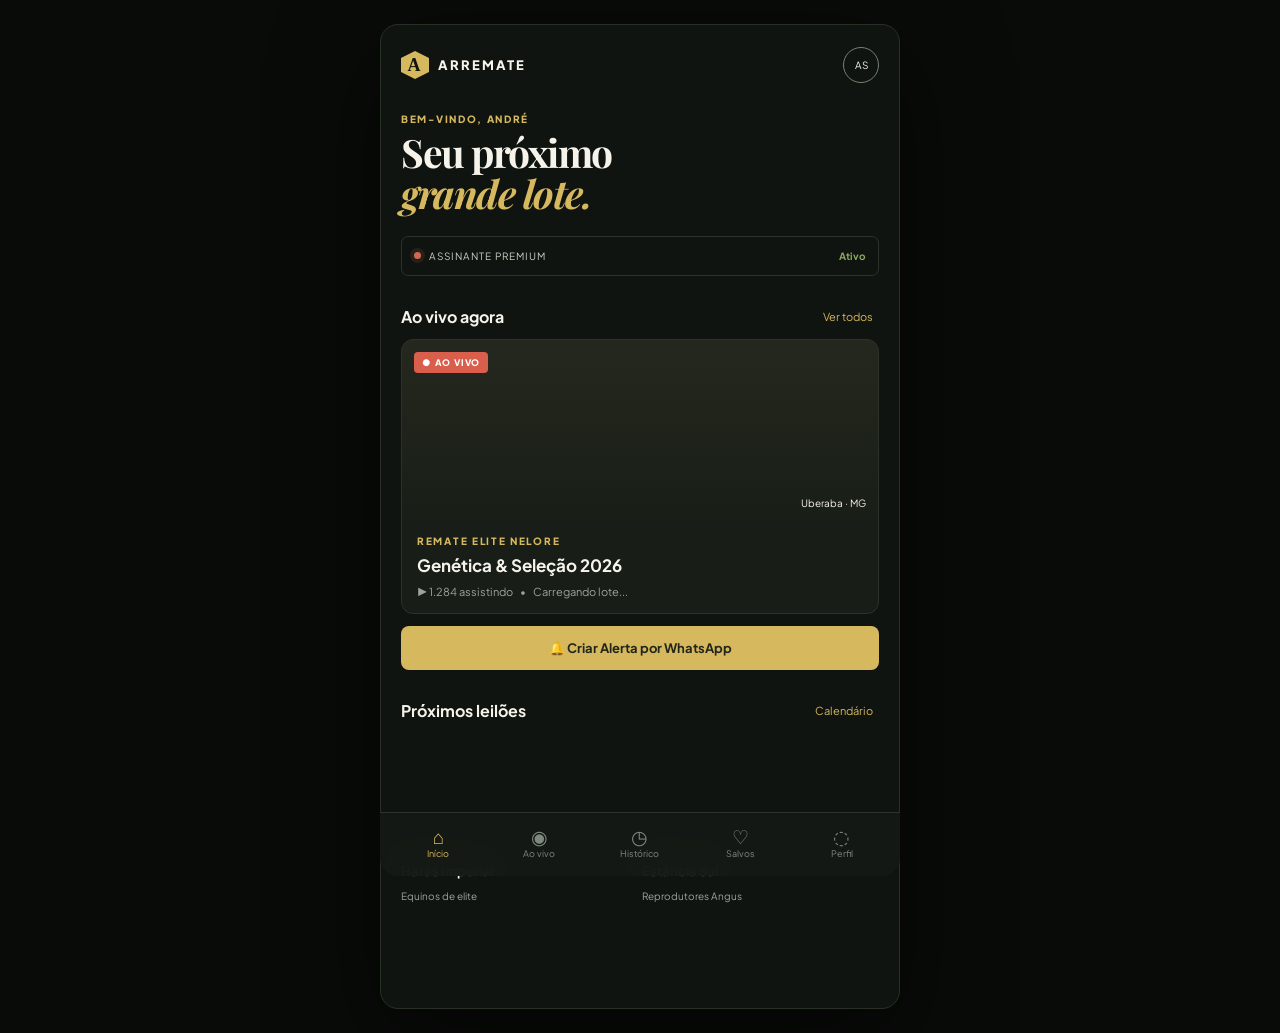
<file: referenced-chatgpt-conversation-this-is-an/app-cliente-mobile/index.html>
<!doctype html>
<html lang="pt-BR">
  <head>
    <meta charset="UTF-8" />
    <meta name="viewport" content="width=device-width, initial-scale=1.0" />
    <meta name="theme-color" content="#101410" />
    <title>Arremate — Leilões premium</title>
    <link rel="stylesheet" href="style.css?v=5.0" />
  </head>
  <body>
    <main class="app-shell">
      <header class="topbar">
        <div class="brand"><span class="brand-mark">A</span><span>ARREMATE</span></div>
        <button class="avatar" aria-label="Abrir perfil">AS</button>
      </header>

      <section class="screen active" data-screen="home">
        <p class="eyebrow">BEM-VINDO, ANDRÉ</p>
        <h1>Seu próximo<br /><em>grande lote.</em></h1>
        <div class="membership"><span class="live-dot"></span><span>ASSINANTE PREMIUM</span><strong>Ativo</strong></div>
        <div class="section-heading"><h2>Ao vivo agora</h2><button data-go="live">Ver todos</button></div>
        <article class="auction-card" data-go="live">
          <div class="auction-image cattle-image"><span class="live-badge">● AO VIVO</span><div class="image-shade"></div><span class="auction-place">Uberaba · MG</span></div>
          <div class="auction-copy"><p>REMATE ELITE NELORE</p><h3>Genética &amp; Seleção 2026</h3><div><span>▶ 1.284 assistindo</span><span>•</span><span id="home-card-lot">Carregando lote...</span></div></div>
        </article>
        <button type="button" class="gold-button full-width create-alert-btn" style="margin-top:12px;">🔔 Criar Alerta por WhatsApp</button>
        <div class="section-heading"><h2>Próximos leilões</h2><button>Calendário</button></div>
        <div class="upcoming-row">
          <article class="mini-auction"><div class="mini-image horse-image"></div><p>23 AGO · 14H</p><h3>Haras Imperial</h3><span>Equinos de elite</span></article>
          <article class="mini-auction"><div class="mini-image farm-image"></div><p>25 AGO · 19H</p><h3>Estância Sul</h3><span>Reprodutores Angus</span></article>
        </div>
      </section>

      <section class="screen" data-screen="live">
        <div class="backline"><button data-go="home">‹ Voltar</button><span class="live-badge">● AO VIVO</span></div>
        <div class="video-container">
          <div class="video-header">
            <span class="auth-badge">TRANSMISSÃO AUTORIZADA</span>
            <button id="change-video-btn" class="text-link-btn">Trocar vídeo ⚙</button>
          </div>
          <div class="video-wrapper">
            <div id="video-placeholder" class="video-placeholder">Carregando transmissão...</div>
            <iframe id="youtube-player" src="" title="Transmissão do Leilão" frameborder="0" allow="accelerometer; autoplay; clipboard-write; encrypted-media; gyroscope; picture-in-picture" allowfullscreen style="display:none;"></iframe>
          </div>
        </div>
        <div class="auction-title"><div><p>REMATE ELITE NELORE</p><h2>Genética &amp; Seleção 2026</h2></div><button class="icon-button favorite" aria-label="Favoritar">♡</button></div>
        <div class="lot-card">
          <div class="lot-label"><span>LOTE ATUAL</span><strong id="lot-number">047</strong></div>
          <div class="lot-main"><p>VALOR ATUAL</p><h1 id="price">R$ 18.500,00</h1><span class="up-arrow">↑ R$ 500,00 no último lance</span></div>
          <div class="lot-divider"></div>
          <h3 id="description">20 novilhas Nelore prenhes</h3>
          <p class="details">Linhagem selecionada · 24 meses · Fazenda Santa Clara</p>
          <div class="lot-actions"><button class="outline-button" id="alert-button">♢ Criar alerta</button><button class="gold-button" id="save-button">Salvar lote</button></div>
        </div>
        <button id="whatsapp-bid-btn" class="whatsapp-btn floating-bid-btn" style="display:none;">
          <span style="font-size:20px;">💬</span> Dar Lance pelo WhatsApp
        </button>
        <div class="section-heading history-heading"><h2>Movimentação</h2><button data-go="history">Histórico completo</button></div>
        <ol class="timeline">
          <li><span class="time">14:35:21</span><div><strong>R$ 18.500,00</strong><small>Novo lance registrado</small></div></li>
          <li><span class="time">14:35:08</span><div><strong>R$ 18.000,00</strong><small>Atualização de preço</small></div></li>
          <li><span class="time">14:34:32</span><div><strong>Lote 047</strong><small>Lote iniciado</small></div></li>
        </ol>
      </section>

      <section class="screen" data-screen="history">
        <p class="eyebrow">REMATE ELITE NELORE</p><h1>Histórico de<br /><em>lotes.</em></h1>
        <div class="filter-row"><button class="filter active-filter">Todos</button><button class="filter">Arrematados</button><button class="filter">Favoritos</button></div>
        <div id="full-history-list" class="history-list">
          <article><span class="lot-chip">047</span><div><strong>20 novilhas Nelore prenhes</strong><small>Agora · em andamento</small></div><b>R$ 18.500</b></article>
        </div>
      </section>

      <section class="screen" data-screen="favorites">
        <p class="eyebrow">SUA SELEÇÃO</p><h1>Lotes<br /><em>favoritos.</em></h1>
        <article class="saved-card"><div class="saved-image cattle-image"></div><div><span class="live-badge">● AO VIVO</span><h3>Lote 047</h3><p>20 novilhas Nelore prenhes</p><strong>R$ 18.500,00</strong></div></article>
        <div class="empty-note">Você receberá avisos quando houver novo lance nos lotes salvos.</div>
      </section>

      <section class="screen" data-screen="profile">
        <div class="profile-hero"><span class="profile-avatar">AS</span><div><p>ASSINANTE PREMIUM</p><h2>André Silva</h2><span>Plano ativo</span></div></div>
        <div class="profile-menu"><button>Minha assinatura <span>›</span></button><button>Notificações <span>›</span></button><button>Central de ajuda <span>›</span></button><button>Termos e privacidade <span>›</span></button></div>
      </section>

      <nav class="bottom-nav">
        <button class="nav-item active" data-go="home"><span>⌂</span>Início</button>
        <button class="nav-item" data-go="live"><span>◉</span>Ao vivo</button>
        <button class="nav-item" data-go="history"><span>◷</span>Histórico</button>
        <button class="nav-item" data-go="favorites"><span>♡</span>Salvos</button>
        <button class="nav-item" data-go="profile"><span>◌</span>Perfil</button>
      </nav>
    </main>
    <!-- Modal de Alerta de Palavras-Chave -->
    <div id="alert-modal" class="modal-overlay" style="display:none;">
      <div class="modal-card">
        <div class="modal-header">
          <h3>🔔 Criar Alerta por WhatsApp</h3>
          <button type="button" id="close-modal-btn" class="close-btn">&times;</button>
        </div>
        <p class="modal-sub">Receba avisos no WhatsApp quando lotes das suas categorias preferidas entrarem em pista.</p>
        
        <label class="modal-label">Categorias do Leilão:</label>
        <div class="keyword-chips">
          <button type="button" class="chip active" data-kw="Novilhas">Novilhas</button>
          <button type="button" class="chip active" data-kw="Nelore">Nelore</button>
          <button type="button" class="chip" data-kw="Machos">Machos</button>
          <button type="button" class="chip" data-kw="Bezerros">Bezerros</button>
          <button type="button" class="chip" data-kw="Matrizes">Matrizes</button>
          <button type="button" class="chip" data-kw="Angus">Angus</button>
          <button type="button" class="chip" data-kw="Equinos">Equinos</button>
        </div>

        <input type="text" id="alert-keywords-input" class="modal-input" placeholder="Ou digite palavras-chave (ex: Novilhas, Nelore)" value="Novilhas, Nelore" />

        <label class="modal-label">Seu WhatsApp (com DDD):</label>
        <input type="tel" id="alert-phone-input" class="modal-input" placeholder="(62) 99999-9999" />

        <div class="modal-actions">
          <button type="button" id="confirm-alert-btn" class="gold-button full-width">Ativar Alerta no WhatsApp</button>
        </div>
      </div>
    </div>

    <div class="toast" role="status"></div>
    <script src="app.js?v=17.0"></script>
  </body>
</html>
</file>
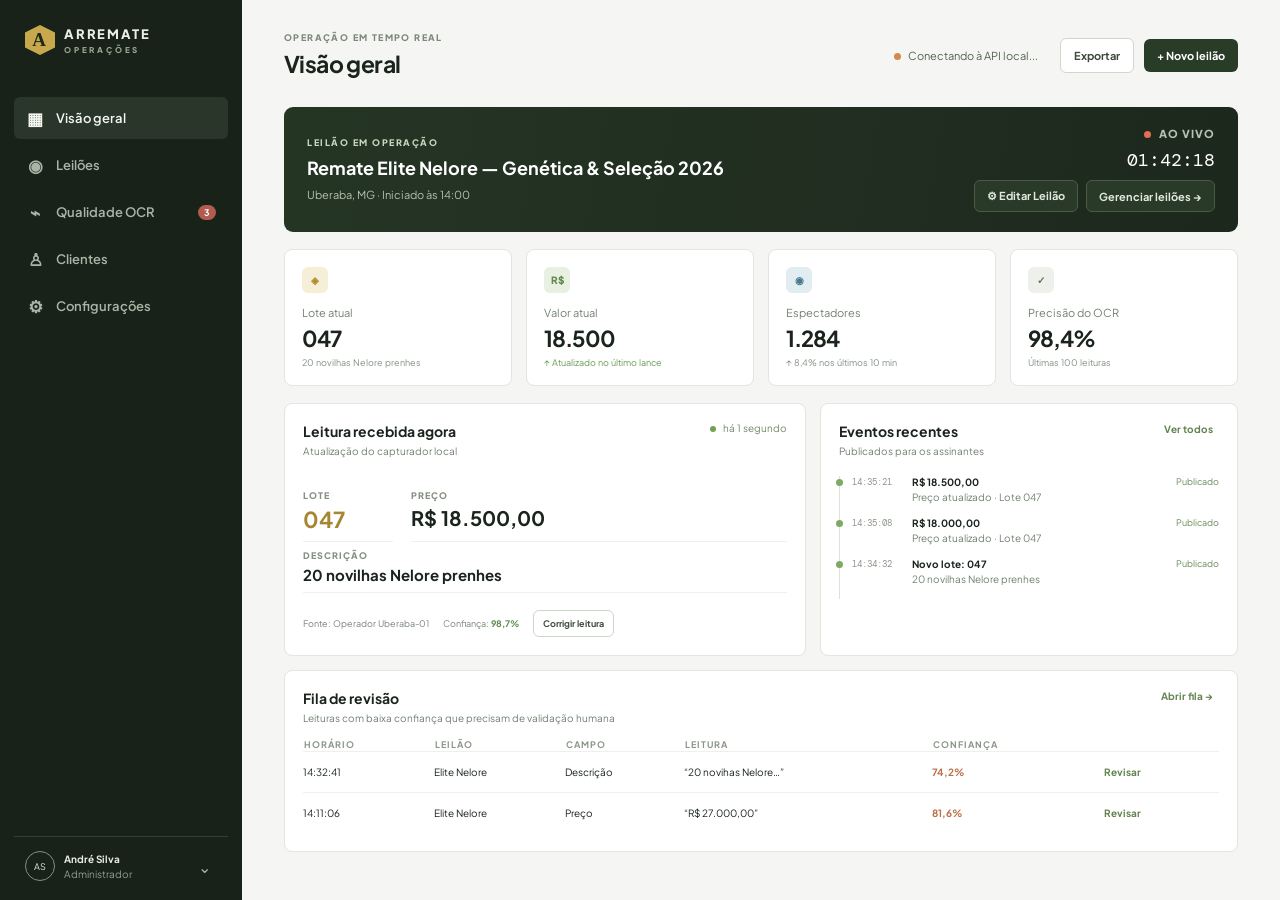
<file: referenced-chatgpt-conversation-this-is-an/painel-administrativo/index.html>
<!doctype html>
<html lang="pt-BR">
  <head>
    <meta charset="UTF-8" />
    <meta name="viewport" content="width=device-width, initial-scale=1.0" />
    <meta http-equiv="Cache-Control" content="no-cache, no-store, must-revalidate" />
    <meta http-equiv="Pragma" content="no-cache" />
    <meta http-equiv="Expires" content="0" />
    <title>Arremate Operações</title>
    <link rel="stylesheet" href="style.css?v=4.0" />
  </head>
  <body>
    <div class="layout">
      <aside class="sidebar">
        <div class="logo"><span>A</span><div>ARREMATE<small>OPERAÇÕES</small></div></div>
        <nav>
          <button class="side-link active" data-page="dashboard"><i>▦</i> Visão geral</button>
          <button class="side-link" data-page="auctions"><i>◉</i> Leilões</button>
          <button class="side-link" data-page="quality"><i>⌁</i> Qualidade OCR <b>3</b></button>
          <button class="side-link" data-page="customers"><i>♙</i> Clientes</button>
          <button class="side-link" data-page="settings"><i>⚙</i> Configurações</button>
        </nav>
        <div class="operator"><span class="operator-avatar">AS</span><div><strong>André Silva</strong><small>Administrador</small></div><button>⌄</button></div>
      </aside>
      <main>
        <header class="header"><div><p class="eyebrow">OPERAÇÃO EM TEMPO REAL</p><h1 id="page-title">Visão geral</h1></div><div class="header-actions"><span class="connection"><i></i> Sistema conectado</span><button class="outline">Exportar</button><button class="primary" id="new-auction">+ Novo leilão</button></div></header>

        <section class="page active" data-page="dashboard">
          <div class="active-auction">
            <div>
              <p>LEILÃO EM OPERAÇÃO</p>
              <h2 id="active-auction-name">Remate Elite Nelore — Genética &amp; Seleção 2026</h2>
              <span id="active-auction-location">Uberaba, MG · Iniciado às 14:00</span>
            </div>
            <div class="active-status">
              <span><i></i> AO VIVO</span>
              <strong>01:42:18</strong>
              <div class="btn-group">
                <button class="outline" id="edit-auction-btn">⚙ Editar Leilão</button>
                <button class="outline" id="manage-auctions-btn">Gerenciar leilões →</button>
              </div>
            </div>
          </div>
          <div class="metrics"><article><span class="metric-icon gold">◈</span><p>Lote atual</p><strong id="metric-lot">047</strong><small id="metric-desc">20 novilhas Nelore prenhes</small></article><article><span class="metric-icon green">R$</span><p>Valor atual</p><strong id="metric-price">18.500</strong><small class="positive">↑ Atualizado no último lance</small></article><article><span class="metric-icon blue">◉</span><p>Espectadores</p><strong>1.284</strong><small>↑ 8,4% nos últimos 10 min</small></article><article><span class="metric-icon gray">✓</span><p>Precisão do OCR</p><strong>98,4%</strong><small>Últimas 100 leituras</small></article></div>
          <div class="split-grid">
            <section class="panel live-reading"><div class="panel-heading"><div><h2>Leitura recebida agora</h2><p>Atualização do capturador local</p></div><span class="fresh"><i></i> há 1 segundo</span></div><div class="reading-grid"><div><span>LOTE</span><strong id="current-lot">047</strong></div><div><span>PREÇO</span><strong id="current-price">R$ 18.500,00</strong></div><div><span>DESCRIÇÃO</span><strong id="current-description">20 novilhas Nelore prenhes</strong></div></div><div class="reading-footer"><span>Fonte: Operador Uberaba-01</span><span>Confiança: <b>98,7%</b></span><button class="outline small" id="correct-reading">Corrigir leitura</button></div></section>
            <section class="panel"><div class="panel-heading"><div><h2>Eventos recentes</h2><p>Publicados para os assinantes</p></div><button class="text-button">Ver todos</button></div><ol class="event-list" id="recent-events-list"><li><time>14:35:21</time><div><strong>R$ 18.500,00</strong><span>Preço atualizado · Lote 047</span></div><em>Publicado</em></li><li><time>14:35:08</time><div><strong>R$ 18.000,00</strong><span>Preço atualizado · Lote 047</span></div><em>Publicado</em></li><li><time>14:34:32</time><div><strong>Novo lote: 047</strong><span>20 novilhas Nelore prenhes</span></div><em>Publicado</em></li></ol></section>
          </div>
          <section class="panel table-panel"><div class="panel-heading"><div><h2>Fila de revisão</h2><p>Leituras com baixa confiança que precisam de validação humana</p></div><button class="text-button" data-page="quality">Abrir fila →</button></div><table><thead><tr><th>HORÁRIO</th><th>LEILÃO</th><th>CAMPO</th><th>LEITURA</th><th>CONFIANÇA</th><th></th></tr></thead><tbody><tr><td>14:32:41</td><td>Elite Nelore</td><td>Descrição</td><td>“20 novihas Nelore…”</td><td><span class="warning">74,2%</span></td><td><button class="review">Revisar</button></td></tr><tr><td>14:11:06</td><td>Elite Nelore</td><td>Preço</td><td>“R$ 27.000,00”</td><td><span class="warning">81,6%</span></td><td><button class="review">Revisar</button></td></tr></tbody></table></section>
        </section>

        <section class="page" data-page="auctions"><div class="section-bar"><div><h2>Leilões Cadastrados</h2><p>Crie, edite a transmissão e selecione o evento em operação.</p></div><button class="primary" id="new-auction-alt">+ Novo leilão</button></div><div class="auction-table panel"><table><thead><tr><th>LEILÃO</th><th>LOCAL</th><th>STATUS</th><th>TRANSMISSÃO YOUTUBE</th><th>AÇÕES</th></tr></thead><tbody id="auctions-tbody"><tr><td colspan="5" style="text-align:center; padding:20px;">Carregando leilões...</td></tr></tbody></table></div></section>

        <section class="page" data-page="quality"><div class="section-bar"><div><h2>Qualidade da leitura</h2><p>Revise leituras incertas antes que elas sejam publicadas.</p></div><span class="counter">3 aguardando revisão</span></div><section class="panel review-card"><div class="capture-preview"><span>FRAME CAPTURADO</span><div class="fake-ocr"><b>LOTE 048</b><strong>R$ 21.000,00</strong><p>25 novilhas Nelore prenhes</p></div></div><div class="review-form"><p class="eyebrow">REVISÃO NECESSÁRIA · 74,2%</p><h2>Confirme os dados do lote</h2><label>Lote<input value="048" /></label><label>Preço<input value="R$ 21.000,00" /></label><label>Descrição<input value="25 novilhas Nelore prenhes" /></label><div><button class="outline" id="skip-review">Ignorar</button><button class="primary" id="approve-review">Aprovar e publicar</button></div></div></section></section>

        <section class="page" data-page="customers">
          <div class="section-bar">
            <div>
              <h2>Gestão de Clientes</h2>
              <p>Cadastre clientes, controle o acesso a leilões e registre pagamentos.</p>
            </div>
            <button class="primary" id="new-customer-btn">+ Novo Cliente</button>
          </div>
          <div class="panel table-panel">
            <table>
              <thead>
                <tr>
                  <th>NOME</th>
                  <th>E-MAIL</th>
                  <th>TELEFONE</th>
                  <th>CPF</th>
                  <th>AÇÕES</th>
                </tr>
              </thead>
              <tbody id="customers-tbody">
                <tr><td colspan="5" style="text-align:center; padding:20px;">Carregando clientes...</td></tr>
              </tbody>
            </table>
          </div>
        </section>

        <section class="page" data-page="settings">
          <div class="section-bar"><div><h2>Configurações &amp; Manutenção</h2><p>Gerenciamento de armazenamento, histórico e preferências operacionais.</p></div></div>
          <div class="settings-grid">
            <section class="panel">
              <h2>Integração de dados</h2>
              <p>O painel está conectado à API em nuvem e ao WebSocket em tempo real.</p>
              <span class="status ready"><i></i> Conectado</span>
            </section>
            
            <section class="panel highlight-panel">
              <h2>💾 Gerenciador de Armazenamento</h2>
              <p>Gerencie a memória e o espaço ocupado por leituras e fotos do leilão.</p>
              <div class="metrics compact" style="margin:12px 0;">
                <article><p>Leituras Registradas</p><strong id="storage-readings-count">...</strong></article>
                <article><p>Espaço Estimado</p><strong id="storage-size-estimate">... MB</strong></article>
              </div>
              <div style="display:flex; gap:10px; margin-top:12px;">
                <button class="outline" id="clear-test-readings-btn">🧹 Limpar Histórico de Testes</button>
              </div>
            </section>
            
            <section class="panel">
              <h2>Equipe de operação</h2>
              <p>Defina quais operadores podem publicar e corrigir leituras em cada leilão.</p>
              <button class="outline">Gerenciar equipe</button>
            </section>
          </div>
        </section>
      </main>
    </div>
    
    <!-- Modal Novo Leilão -->
    <div class="modal-overlay" id="new-auction-modal">
      <div class="modal-box">
        <button class="modal-close-btn" data-close="new-auction-modal">×</button>
        <p class="eyebrow">NOVO EVENTO</p>
        <h2>Cadastrar leilão</h2>
        <label>Nome do leilão</label>
        <input id="auction-name" placeholder="Ex.: Remate Elite Nelore" required />
        <label>Local</label>
        <input id="auction-location" placeholder="Ex.: Uberaba, MG" required />
        <label for="youtube_url">Link da Transmissão (YouTube)</label>
        <input type="url" id="youtube_url" name="youtube_url" placeholder="Ex: https://youtube.com/watch?v=...">
        <small>Cole o link do vídeo ou da live para exibir no app do cliente.</small>
        <div class="form-group">
          <label for="whatsapp_number">Número do WhatsApp (Leiloeiro)</label>
          <input type="text" id="whatsapp_number" name="whatsapp_number" placeholder="Ex: 5511999999999">
          <small>Número com DDI e DDD que receberá as mensagens de lance dos clientes.</small>
        </div>
        <div class="dialog-actions">
          <button class="outline" data-close="new-auction-modal">Cancelar</button>
          <button class="primary" id="save-auction">Criar leilão</button>
        </div>
      </div>
    </div>

    <!-- Modal Editar Leilão Específico -->
    <div class="modal-overlay" id="edit-auction-modal">
      <div class="modal-box">
        <button class="modal-close-btn" data-close="edit-auction-modal">×</button>
        <p class="eyebrow">CONFIGURAÇÃO DO LEILÃO</p>
        <h2>Editar Leilão</h2>
        <input type="hidden" id="edit-auction-id" />
        <label>Nome do leilão</label>
        <input id="edit-name" required />
        <label>Local</label>
        <input id="edit-location" required />
        <label>Status</label>
        <select id="edit-status">
          <option value="live">Ao vivo (Em operação)</option>
          <option value="scheduled">Agendado</option>
          <option value="finished">Encerrado</option>
        </select>
        <label>Link da Transmissão YouTube</label>
        <input id="edit-youtube" placeholder="https://www.youtube.com/watch?v=..." />
        <label>Número do WhatsApp (Leiloeiro)</label>
        <input id="edit-whatsapp" placeholder="Ex: 5511999999999" />
        <div class="dialog-actions">
          <button class="outline" data-close="edit-auction-modal">Cancelar</button>
          <button class="primary" id="save-edit-auction">Salvar Alterações</button>
        </div>
      </div>
    </div>

    <!-- Modal Novo Cliente -->
    <div class="modal-overlay" id="new-customer-modal">
      <div class="modal-box">
        <button class="modal-close-btn" data-close="new-customer-modal">×</button>
        <p class="eyebrow">NOVO CLIENTE</p>
        <h2>Cadastrar Cliente</h2>
        <label>Nome Completo</label>
        <input id="customer-name" placeholder="Ex.: João da Silva" required />
        <span class="error-msg" id="err-customer-name" style="color: #ff4a4a; font-size: 12px; margin-top: -10px; margin-bottom: 10px; display: block;"></span>
        
        <label>E-mail</label>
        <input id="customer-email" type="email" placeholder="joao@email.com" required />
        <small style="display:block; margin-top:-10px; margin-bottom:5px; color:#888;">Usado para o login no aplicativo.</small>
        <span class="error-msg" id="err-customer-email" style="color: #ff4a4a; font-size: 12px; margin-bottom: 10px; display: block;"></span>
        
        <label>CPF</label>
        <input id="customer-cpf" placeholder="000.000.000-00" required />
        <small style="display:block; margin-top:-10px; margin-bottom:5px; color:#888;">Digite apenas números ou no formato completo.</small>
        <span class="error-msg" id="err-customer-cpf" style="color: #ff4a4a; font-size: 12px; margin-bottom: 10px; display: block;"></span>
        
        <label>Telefone (WhatsApp)</label>
        <input id="customer-phone" placeholder="11999999999" />
        <span class="error-msg" id="err-customer-phone" style="color: #ff4a4a; font-size: 12px; margin-top: -10px; margin-bottom: 10px; display: block;"></span>
        
        <label>Senha Inicial</label>
        <input id="customer-password" type="password" placeholder="Senha provisória" required />
        <small style="display:block; margin-top:-10px; margin-bottom:5px; color:#888;">Mínimo de 6 caracteres.</small>
        <span class="error-msg" id="err-customer-password" style="color: #ff4a4a; font-size: 12px; margin-bottom: 10px; display: block;"></span>
        <div class="dialog-actions">
          <button class="outline" data-close="new-customer-modal">Cancelar</button>
          <button class="primary" id="save-customer">Salvar Cliente</button>
        </div>
      </div>
    </div>

    <!-- Modal Editar Cliente -->
    <div class="modal-overlay" id="edit-customer-modal">
      <div class="modal-box">
        <button class="modal-close-btn" data-close="edit-customer-modal">×</button>
        <p class="eyebrow">EDITAR CLIENTE</p>
        <h2>Atualizar Cliente</h2>
        <input type="hidden" id="edit-customer-id" />
        <label>Nome Completo</label>
        <input id="edit-customer-name" placeholder="Ex.: João da Silva" required />
        <span class="error-msg" id="err-edit-customer-name" style="color: #ff4a4a; font-size: 12px; margin-top: -10px; margin-bottom: 10px; display: block;"></span>
        
        <label>E-mail</label>
        <input id="edit-customer-email" type="email" placeholder="joao@email.com" required />
        <span class="error-msg" id="err-edit-customer-email" style="color: #ff4a4a; font-size: 12px; margin-top: -10px; margin-bottom: 10px; display: block;"></span>
        
        <label>CPF</label>
        <input id="edit-customer-cpf" placeholder="000.000.000-00" required />
        <span class="error-msg" id="err-edit-customer-cpf" style="color: #ff4a4a; font-size: 12px; margin-top: -10px; margin-bottom: 10px; display: block;"></span>
        
        <label>Telefone (WhatsApp)</label>
        <input id="edit-customer-phone" placeholder="11999999999" />
        <span class="error-msg" id="err-edit-customer-phone" style="color: #ff4a4a; font-size: 12px; margin-top: -10px; margin-bottom: 10px; display: block;"></span>
        
        <label>Nova Senha (Opcional)</label>
        <input id="edit-customer-password" type="password" placeholder="Deixe em branco para manter a atual" />
        <span class="error-msg" id="err-edit-customer-password" style="color: #ff4a4a; font-size: 12px; margin-top: -10px; margin-bottom: 10px; display: block;"></span>
        
        <div class="dialog-actions">
          <button class="outline" data-close="edit-customer-modal">Cancelar</button>
          <button class="primary" id="update-customer">Atualizar Cliente</button>
        </div>
      </div>
    </div>

    <!-- Modal Ficha do Cliente -->
    <div class="modal-overlay" id="customer-profile-modal">
      <div class="modal-box" style="max-width:600px; width:90%;">
        <button class="modal-close-btn" data-close="customer-profile-modal">×</button>
        <p class="eyebrow">FICHA DO CLIENTE</p>
        <h2 id="profile-name">Nome do Cliente</h2>
        <p style="margin-bottom:20px; color:#a1a1a6;" id="profile-details">email@email.com | CPF: 000.000.000-00</p>
        
        <div class="split-grid" style="grid-template-columns: 1fr 1fr; margin-bottom: 20px;">
          <section class="panel" style="padding:16px;">
            <h3>Acesso a Leilões</h3>
            <div id="profile-access-list" style="margin-top:10px; display:flex; flex-direction:column; gap:8px;">
              Carregando acessos...
            </div>
            <div style="margin-top:16px; display:flex; gap:8px;">
              <select id="profile-add-access-select" style="flex:1;">
                <option value="">Selecione o leilão</option>
              </select>
              <button class="primary small" id="profile-add-access-btn">Liberar</button>
            </div>
          </section>
          
          <section class="panel" style="padding:16px;">
            <h3>Pagamentos</h3>
            <ul id="profile-payments-list" style="margin-top:10px; list-style:none; padding:0; display:flex; flex-direction:column; gap:8px; max-height:150px; overflow-y:auto;">
              Carregando pagamentos...
            </ul>
            <div style="margin-top:16px;">
              <input type="number" id="profile-add-payment-amount" placeholder="Valor R$" style="width:100%; margin-bottom:8px;" />
              <input type="text" id="profile-add-payment-desc" placeholder="Descrição" style="width:100%; margin-bottom:8px;" />
              <button class="primary small" id="profile-add-payment-btn" style="width:100%;">Registrar Pagamento</button>
            </div>
          </section>
        </div>

      </div>
    </div>

    <div class="toast" role="status"></div>
    <script src="app.js?v=5.0"></script>
  </body>
</html>
</file>
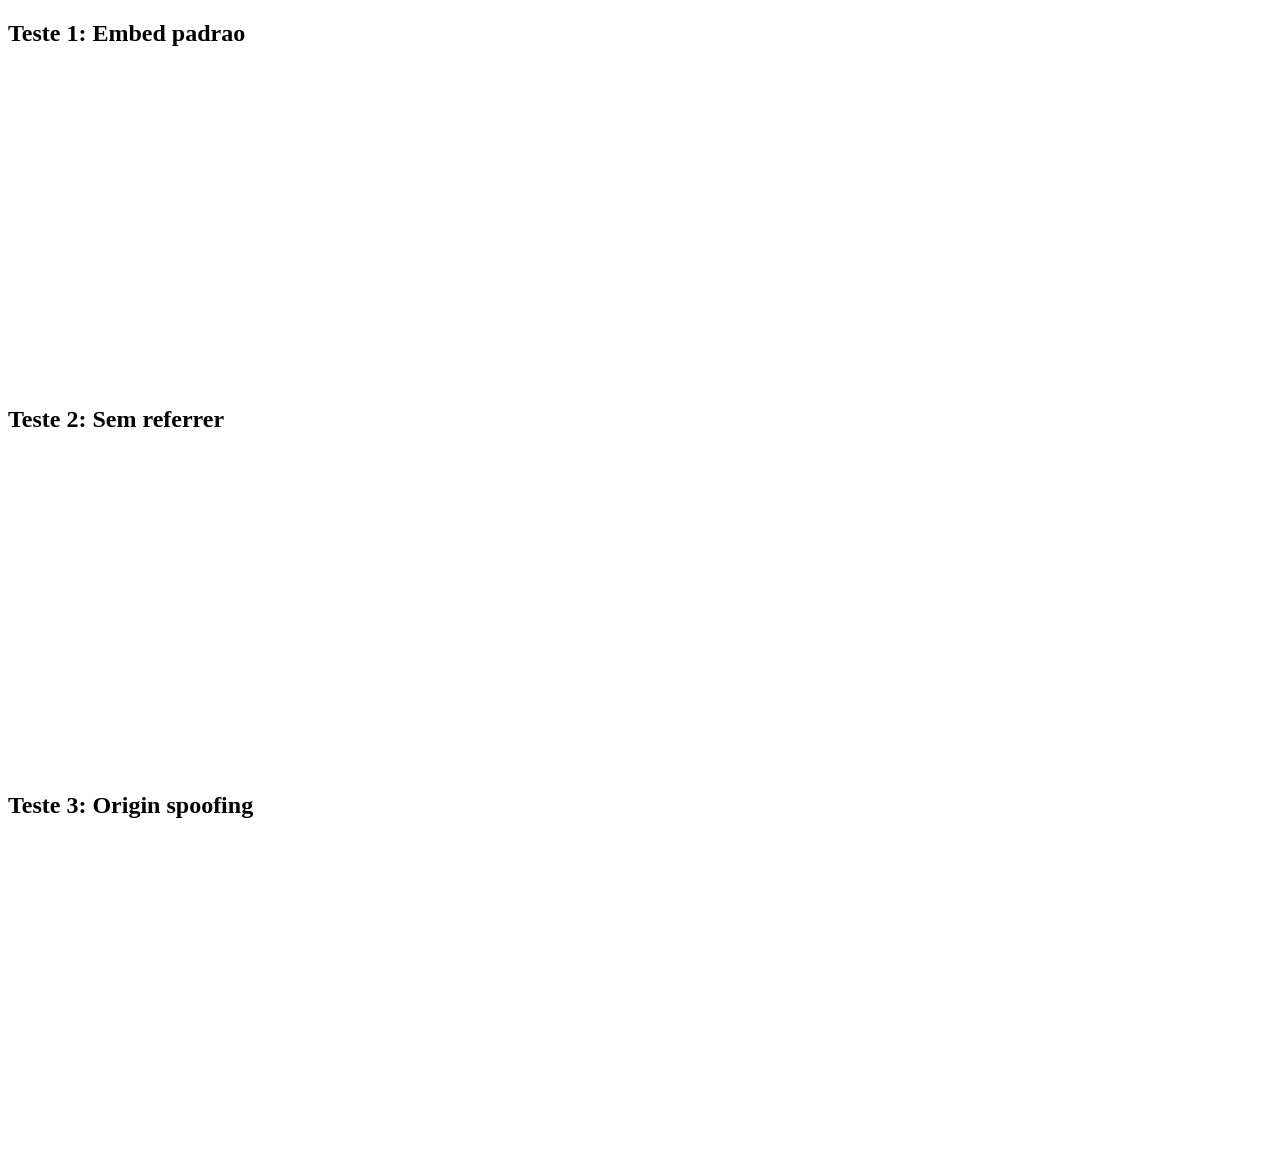
<file: test_yt.html>
<!DOCTYPE html>
<html>
<body>
  <h2>Teste 1: Embed padrao</h2>
  <iframe width="560" height="315" src="https://www.youtube.com/embed/CC9SyIrsFWc" frameborder="0" allowfullscreen></iframe>

  <h2>Teste 2: Sem referrer</h2>
  <iframe width="560" height="315" src="https://www.youtube.com/embed/CC9SyIrsFWc" frameborder="0" referrerpolicy="no-referrer" allowfullscreen></iframe>

  <h2>Teste 3: Origin spoofing</h2>
  <iframe width="560" height="315" src="https://www.youtube.com/embed/CC9SyIrsFWc?origin=https://youtube.com" frameborder="0" allowfullscreen></iframe>
</body>
</html>
</file>
<file: referenced-chatgpt-conversation-this-is-an/app-cliente-mobile/style.css>
@import url('https://fonts.googleapis.com/css2?family=DM+Mono:wght@400;500&family=Playfair+Display:ital,wght@0,600;0,700;1,600&family=Plus+Jakarta+Sans:wght@400;500;600;700;800&display=swap');

:root { --bg:#101410; --surface:#181d18; --line:#2a322a; --soft:#9ba69b; --text:#f5f3ea; --gold:#d6b85e; --green:#89aa61; --red:#db765d; }
* { box-sizing:border-box; } body { margin:0; background:#090b09; color:var(--text); font-family:'Plus Jakarta Sans',sans-serif; } button { font:inherit; color:inherit; border:0; background:none; cursor:pointer; }
.app-shell { min-height:100vh; max-width:520px; margin:auto; background:var(--bg); padding:22px 20px 104px; position:relative; overflow:hidden; }
.topbar { display:flex; justify-content:space-between; align-items:center; margin-bottom:30px; }.brand { display:flex; align-items:center; gap:9px; letter-spacing:2px; font-weight:800; font-size:13px; }.brand-mark { display:grid; place-items:center; width:28px; height:28px; background:var(--gold); color:#12150f; font-family:Georgia; font-weight:700; font-size:18px; clip-path:polygon(50% 0,100% 25%,100% 75%,50% 100%,0 75%,0 25%); }.avatar { width:36px; height:36px; border:1px solid #758470; border-radius:50%; font-size:10px; }
.screen { display:none; animation:fade .25s ease; }.screen.active { display:block; } @keyframes fade { from {opacity:.2; transform:translateY(5px)} to {opacity:1; transform:none} }
.eyebrow, .auction-copy p, .auction-title p, .lot-main p, .profile-hero p { color:var(--gold); font-size:10px; letter-spacing:1.7px; font-weight:800; margin:0 0 7px; }.screen h1 { margin:0 0 22px; font-family:'Playfair Display',serif; font-size:39px; line-height:1.05; letter-spacing:-1.5px; }.screen h1 em { color:var(--gold); }.membership { height:40px; border:1px solid var(--line); border-radius:7px; padding:0 12px; display:flex; align-items:center; gap:8px; color:#c5cec2; font-size:10px; letter-spacing:1px; }.membership strong { margin-left:auto; color:var(--green); letter-spacing:0; }.live-dot { width:7px; height:7px; background:#cf6954; border-radius:50%; box-shadow:0 0 0 4px #cf695421; }
.section-heading { display:flex; align-items:center; justify-content:space-between; margin:30px 0 12px; }.section-heading h2 { font-size:16px; margin:0; }.section-heading button { font-size:11px; color:var(--gold); }.auction-card { background:var(--surface); border:1px solid var(--line); border-radius:12px; overflow:hidden; cursor:pointer; }.auction-image { height:180px; position:relative; }.cattle-image { background:linear-gradient(0deg,#19241544,#c4a96a13), url('https://images.unsplash.com/photo-1545468800-85cc9bc6ecf7?auto=format&fit=crop&w=900&q=80') center/cover; }.horse-image { background:url('https://images.unsplash.com/photo-1553284965-83fd3e82fa5a?auto=format&fit=crop&w=500&q=80') center/cover; }.farm-image { background:url('https://images.unsplash.com/photo-1500595046743-cd271d694d30?auto=format&fit=crop&w=500&q=80') center/cover; }.live-badge { background:#d95f4c; padding:5px 8px; border-radius:4px; color:white; font-size:9px; letter-spacing:.8px; font-weight:800; }.auction-image .live-badge { position:absolute; left:12px; top:12px; }.auction-place { position:absolute; right:12px; bottom:11px; font-size:10px; }.auction-copy { padding:15px; }.auction-copy h3 { margin:0 0 9px; font-size:17px; }.auction-copy div { color:var(--soft); font-size:11px; display:flex; gap:7px; }.upcoming-row { display:flex; gap:12px; overflow:hidden; }.mini-auction { width:48%; flex-shrink:0; }.mini-image { height:105px; border-radius:9px; margin-bottom:10px; }.mini-auction p { color:var(--gold); font-size:9px; letter-spacing:1px; margin:0 0 4px; }.mini-auction h3 { font-size:13px; margin:0 0 4px; }.mini-auction span { color:var(--soft); font-size:10px; }
.backline { display:flex; justify-content:space-between; align-items:center; margin-bottom:15px; }.backline button { color:#cbd0c8; font-size:12px; }
.video-container { background:var(--surface); border:1px solid #323b2f; border-radius:12px; overflow:hidden; box-shadow:0 8px 24px rgba(0,0,0,0.4); margin-bottom:12px; }
.video-header { display:flex; justify-content:space-between; align-items:center; padding:9px 12px; background:#141a13; border-bottom:1px solid #273024; font-size:10px; }
.auth-badge { color:#89aa61; font-weight:700; letter-spacing:1px; font-size:9px; display:flex; align-items:center; gap:6px; }
.auth-badge::before { content:''; display:inline-block; width:6px; height:6px; background:#89aa61; border-radius:50%; box-shadow:0 0 6px #89aa61; }
.text-link-btn { color:var(--gold); font-size:11px; cursor:pointer; opacity:0.85; transition:.2s; }
.text-link-btn:hover { opacity:1; text-decoration:underline; }
.video-wrapper { position:relative; width:100%; padding-top:56.25%; /* 16:9 Aspect Ratio */ background:#050705; }
.video-wrapper iframe { position:absolute; top:0; left:0; width:100%; height:100%; border:none; }
.video-placeholder { position:absolute; top:0; left:0; width:100%; height:100%; display:flex; align-items:center; justify-content:center; text-align:center; color:#7a8a76; font-size:12px; font-weight:600; padding:20px; background:#0a0e0a; letter-spacing:0.3px; }
.video-panel { height:210px; border-radius:12px; position:relative; overflow:hidden; display:flex; flex-direction:column; align-items:center; justify-content:center; }.video-panel:before { content:''; position:absolute; inset:0; background:#1014108a; }.video-panel > * { position:relative; }.play { width:54px; height:54px; padding-left:3px; display:grid; place-items:center; border:1px solid #ffffff8a; border-radius:50%; }.video-panel p { color:#fff; font-size:9px; letter-spacing:1px; margin:12px 0 3px; }.video-panel span { color:#d8ded5; font-size:11px; }.auction-title { display:flex; justify-content:space-between; align-items:center; margin:18px 2px; }.auction-title h2 { margin:0; font-size:18px; }.icon-button { width:38px; height:38px; border:1px solid var(--line); border-radius:50%; font-size:22px; }.lot-card { background:var(--surface); border:1px solid #394434; border-radius:12px; padding:17px; }.lot-label { display:flex; align-items:baseline; justify-content:space-between; }.lot-label span { font-size:10px; letter-spacing:1.5px; color:var(--soft); }.lot-label strong { color:var(--gold); font:600 28px 'Playfair Display'; }.lot-main { padding:13px 0 5px; }.lot-main h1 { margin:0 0 5px; font:700 30px 'Playfair Display'; letter-spacing:-1px; }.up-arrow { color:var(--green); font-size:11px; }.lot-divider { height:1px; background:var(--line); margin:15px 0; }.lot-card h3 { font-size:15px; margin:0 0 6px; }.details { color:var(--soft); font-size:11px; line-height:1.5; margin:0; }.lot-actions { display:flex; gap:10px; margin-top:16px; }.lot-actions button { padding:11px 10px; border-radius:6px; font-weight:700; font-size:11px; flex:1; }.outline-button { border:1px solid #566352; color:#e1e7de; }.gold-button { background:var(--gold); color:#222619; }.history-heading { margin-top:25px; }.timeline { list-style:none; padding:0; margin:0; border-left:1px solid #384036; }.timeline li { display:flex; gap:13px; padding:0 0 16px 14px; position:relative; }.timeline li:before { content:''; position:absolute; left:-4px; top:4px; width:7px; height:7px; border-radius:50%; background:var(--gold); }.time { color:var(--soft); font:10px 'DM Mono'; padding-top:2px; }.timeline strong { display:block; font-size:12px; }.timeline small { color:var(--soft); font-size:10px; }
.filter-row { display:flex; gap:7px; margin-bottom:18px; }.filter { border:1px solid var(--line); border-radius:99px; color:var(--soft); padding:8px 11px; font-size:11px; }.active-filter { color:#202518; background:var(--gold); border-color:var(--gold); }.history-list { display:grid; gap:8px; }.history-list article { padding:13px 10px; border:1px solid var(--line); border-radius:9px; display:grid; grid-template-columns:36px 1fr auto; gap:9px; align-items:center; }.lot-chip { display:grid; place-items:center; width:33px; height:33px; background:#31442d; color:#c9e0aa; border-radius:6px; font-size:11px; font-weight:800; }.lot-chip.muted { background:#292f29; color:#b1b9ad; }.history-list strong { font-size:11px; display:block; line-height:1.3; }.history-list small { color:var(--soft); font-size:9px; }.history-list b { color:var(--gold); font-size:11px; }.saved-card { display:flex; padding:10px; gap:12px; background:var(--surface); border:1px solid var(--line); border-radius:11px; }.saved-image { width:100px; height:123px; flex-shrink:0; border-radius:7px; }.saved-card .live-badge { display:inline-block; font-size:8px; padding:4px 6px; }.saved-card h3 { margin:12px 0 5px; font:700 24px 'Playfair Display'; }.saved-card p { color:var(--soft); font-size:11px; margin:0 0 12px; }.saved-card strong { color:var(--gold); font-size:13px; }.empty-note { margin-top:18px; border-left:2px solid var(--gold); padding:9px 12px; color:#b9c2b6; font-size:11px; line-height:1.6; }.profile-hero { display:flex; align-items:center; gap:14px; padding:10px 0 28px; }.profile-avatar { display:grid; place-items:center; width:64px; height:64px; border:1px solid var(--gold); border-radius:50%; color:var(--gold); font:700 18px 'Playfair Display'; }.profile-hero h2 { margin:0 0 4px; font-size:18px; }.profile-hero span:not(.profile-avatar) { color:var(--green); font-size:11px; }.profile-menu { display:grid; gap:1px; background:var(--line); border-radius:9px; overflow:hidden; }.profile-menu button { padding:17px 14px; background:var(--surface); text-align:left; font-size:12px; display:flex; justify-content:space-between; }.profile-menu span { color:var(--gold); font-size:18px; line-height:12px; }
.bottom-nav { position:fixed; z-index:3; bottom:0; left:50%; transform:translateX(-50%); width:min(520px,100%); display:flex; justify-content:space-around; padding:10px 8px 16px; background:#151a15f5; border-top:1px solid var(--line); backdrop-filter:blur(14px); }.nav-item { color:#7f897d; min-width:58px; font-size:9px; display:grid; gap:4px; justify-items:center; }.nav-item span { font-size:19px; height:20px; }.nav-item.active { color:var(--gold); }.toast { position:fixed; z-index:10; left:50%; bottom:92px; transform:translate(-50%,20px); opacity:0; pointer-events:none; background:#e5ebdd; color:#182015; border-radius:99px; padding:10px 16px; font-size:11px; font-weight:700; transition:.22s ease; white-space:nowrap; }.toast.show { opacity:1; transform:translate(-50%,0); }
@media (min-width:700px) { body { padding:24px; } .app-shell { min-height:calc(100vh - 48px); border:1px solid #283025; border-radius:18px; box-shadow:0 30px 100px #0009; } .bottom-nav { bottom:24px; border-radius:0 0 18px 18px; } }

.floating-bid-btn { position: fixed; bottom: 85px; left: 16px; width: calc(100% - 32px); z-index: 100; box-shadow: 0 4px 16px rgba(37,211,102,0.4); padding:14px; background:#25D366; color:#fff; border:none; border-radius:8px; font-size:16px; font-weight:800; cursor:pointer; align-items:center; justify-content:center; gap:8px; display: none; }

.modal-overlay { position: fixed; inset: 0; background: rgba(0,0,0,0.8); z-index: 1000; display: flex; align-items: center; justify-content: center; padding: 20px; backdrop-filter: blur(6px); }
.modal-card { background: #181d18; border: 1px solid #384238; border-radius: 16px; width: 100%; max-width: 440px; padding: 22px; box-shadow: 0 20px 50px rgba(0,0,0,0.8); animation: modalFade 0.2s ease; }
@keyframes modalFade { from { opacity: 0; transform: scale(0.95); } to { opacity: 1; transform: scale(1); } }
.modal-header { display: flex; justify-content: space-between; align-items: center; margin-bottom: 8px; }
.modal-header h3 { margin: 0; font-size: 17px; color: var(--text); }
.close-btn { font-size: 24px; color: var(--soft); border: 0; background: none; cursor: pointer; padding: 0 4px; }
.modal-sub { color: var(--soft); font-size: 11px; margin: 0 0 16px; line-height: 1.4; }
.modal-label { display: block; font-size: 11px; font-weight: 700; color: var(--gold); margin: 14px 0 8px; letter-spacing: 0.5px; text-transform: uppercase; }
.keyword-chips { display: flex; flex-wrap: wrap; gap: 6px; margin-bottom: 12px; }
.keyword-chips .chip { padding: 6px 12px; border-radius: 20px; border: 1px solid #333d33; background: #101410; color: var(--soft); font-size: 11px; font-weight: 600; cursor: pointer; transition: all 0.2s; }
.keyword-chips .chip.active { background: var(--gold); color: #151a15; border-color: var(--gold); font-weight: 700; }
.modal-input { width: 100%; padding: 12px; background: #101410; border: 1px solid #2e382e; border-radius: 8px; color: #fff; font-size: 13px; margin-bottom: 8px; font-family: inherit; }
.modal-input:focus { outline: none; border-color: var(--gold); }
.full-width { width: 100%; padding: 14px; border-radius: 8px; font-size: 13px; font-weight: 700; border: none; cursor: pointer; margin-top: 10px; }
</file>
<file: referenced-chatgpt-conversation-this-is-an/painel-administrativo/style.css>
@import url('https://fonts.googleapis.com/css2?family=DM+Mono:wght@400;500&family=Plus+Jakarta+Sans:wght@400;500;600;700;800&display=swap');

:root {
  --bg: #f5f6f3;
  --surface: #fff;
  --ink: #1b241c;
  --muted: #728072;
  --line: #e1e6de;
  --green: #668950;
  --deep: #182218;
  --gold: #c9a84d;
  --red: #bb6756;
  --blue: #557c91;
}

* { box-sizing: border-box; }
body { margin: 0; background: var(--bg); color: var(--ink); font: 13px 'Plus Jakarta Sans', sans-serif; }
button, input, select { font: inherit; }
button { cursor: pointer; border: 0; }

.layout { display: grid; grid-template-columns: 242px 1fr; min-height: 100vh; }
.sidebar { position: fixed; display: flex; flex-direction: column; width: 242px; height: 100vh; padding: 25px 14px 16px; background: var(--deep); color: #e8ede6; z-index: 100; }
.logo { display: flex; align-items: center; gap: 9px; margin: 0 11px 42px; font-size: 13px; font-weight: 800; letter-spacing: 1.8px; }
.logo > span { display: grid; place-items: center; width: 30px; height: 30px; background: var(--gold); color: #1d291d; font: 700 19px Georgia; clip-path: polygon(50% 0, 100% 25%, 100% 75%, 50% 100%, 0 75%, 0 25%); }
.logo small { display: block; font-size: 8px; letter-spacing: 2.8px; color: #98a993; margin-top: 3px; }
.sidebar nav { display: grid; gap: 5px; }
.side-link { height: 42px; padding: 0 12px; border-radius: 6px; background: transparent; color: #aab5a7; text-align: left; font-weight: 600; display: flex; align-items: center; gap: 12px; }
.side-link i { font-style: normal; font-size: 17px; width: 18px; text-align: center; }
.side-link b { margin-left: auto; padding: 2px 6px; border-radius: 10px; background: #b15c4f; color: white; font-size: 9px; }
.side-link.active, .side-link:hover { background: #2a3629; color: #f4f7f1; }
.operator { margin-top: auto; padding: 14px 11px 3px; border-top: 1px solid #334032; display: flex; align-items: center; gap: 9px; }
.operator-avatar { display: grid; place-items: center; width: 30px; height: 30px; border: 1px solid #809379; border-radius: 50%; font-size: 9px; }
.operator strong, .operator small { display: block; font-size: 10px; }
.operator small { color: #91a18d; margin-top: 3px; }
.operator button { margin-left: auto; background: none; color: #abb5a7; font-size: 16px; }

main { grid-column: 2; padding: 0 42px 45px; max-width: 1550px; width: 100%; margin: auto; }
.header { height: 104px; display: flex; justify-content: space-between; align-items: center; }
.eyebrow { margin: 0 0 6px; color: #7c8979; font-size: 9px; font-weight: 800; letter-spacing: 1.4px; }
.header h1 { margin: 0; font-size: 23px; letter-spacing: -0.6px; }
.header-actions { display: flex; align-items: center; gap: 10px; }
.connection { color: #526451; font-size: 11px; margin-right: 12px; }
.connection i, .status i, .active-status i, .fresh i { display: inline-block; width: 7px; height: 7px; border-radius: 50%; background: #73a153; margin-right: 5px; }

.outline, .primary { padding: 10px 13px; border-radius: 6px; font-size: 11px; font-weight: 700; cursor: pointer; }
.outline { background: white; border: 1px solid #cfd6cb; color: #3e4c3c; }
.primary { background: #293c27; color: white; border: 0; }

.active-auction { display: flex; justify-content: space-between; align-items: center; min-height: 104px; padding: 20px 23px; border-radius: 9px; background: linear-gradient(100deg, #253524, #1d281d); color: #fff; }
.active-auction p { margin: 0 0 8px; color: #cad7be; font-size: 9px; letter-spacing: 1.5px; font-weight: 800; }
.active-auction h2 { margin: 0 0 7px; font-size: 18px; }
.active-auction > div > span { color: #b6c2b1; font-size: 11px; }

.active-status { text-align: right; display: flex; flex-direction: column; align-items: flex-end; gap: 8px; }
.active-status span { color: #f0c968; font-size: 10px; font-weight: 800; letter-spacing: 1px; }
.active-status span i { background: #e36e58; }
.active-status strong { font: 18px 'DM Mono'; }
.active-status .btn-group { display: flex; gap: 8px; }
.active-status button { cursor: pointer; font-weight: 700; }
.active-status button.outline { background: #2a3a28; border: 1px solid #485c45; color: #e1e9de; text-decoration: none; padding: 8px 12px; border-radius: 6px; font-size: 11px; }
.active-status button.outline:hover { background: #384d35; color: #fff; }

.metrics { display: grid; grid-template-columns: repeat(4, 1fr); gap: 14px; margin: 17px 0; }
.metrics article { min-height: 132px; padding: 17px; background: var(--surface); border: 1px solid var(--line); border-radius: 8px; }
.metric-icon { display: grid; place-items: center; width: 26px; height: 26px; border-radius: 6px; font-size: 10px; font-weight: 800; }
.gold { background: #f6efd8; color: #ae8c2e; }
.green { background: #e7f0e1; color: #648a50; }
.blue { background: #e1edf1; color: #48788d; }
.gray { background: #edf0eb; color: #637060; }
.metrics p { margin: 13px 0 5px; color: var(--muted); font-size: 11px; }
.metrics strong { display: block; font-size: 22px; letter-spacing: -1px; }
.metrics small { display: block; margin-top: 5px; color: #849083; font-size: 9px; }
.positive { color: #699a55 !important; }

.split-grid { display: grid; grid-template-columns: 1.25fr 1fr; gap: 14px; }
.panel { background: var(--surface); border: 1px solid var(--line); border-radius: 8px; padding: 18px; }
.panel-heading, .section-bar { display: flex; align-items: flex-start; justify-content: space-between; }
.panel h2, .section-bar h2 { margin: 0 0 5px; font-size: 14px; }
.panel-heading p, .section-bar p, .panel > p { margin: 0; color: var(--muted); font-size: 10px; }
.fresh { color: #718a68; font-size: 10px; }
.fresh i { width: 6px; height: 6px; }

.reading-grid { display: grid; grid-template-columns: 90px 1fr; gap: 0 18px; margin: 25px 0 17px; }
.reading-grid div { padding: 8px 0; border-bottom: 1px solid #edf0eb; }
.reading-grid div:last-child { grid-column: 1 / 3; }
.reading-grid span { display: block; margin-bottom: 4px; color: #859083; font-size: 9px; font-weight: 800; letter-spacing: 1px; }
.reading-grid strong { font-size: 15px; }
.reading-grid div:nth-child(1) strong { color: #a58632; font-size: 22px; }
.reading-grid div:nth-child(2) strong { font-size: 20px; }
.reading-footer { display: flex; align-items: center; gap: 14px; color: #788577; font-size: 9px; }
.reading-footer b { color: #618b51; }
.small { padding: 7px 9px; font-size: 9px; }
.text-button, .review { background: none; color: #638351; font-size: 10px; font-weight: 700; cursor: pointer; }

.event-list { list-style: none; padding: 0; margin: 19px 0 0; }
.event-list li { display: grid; grid-template-columns: 51px 1fr auto; gap: 9px; padding: 0 0 14px 12px; border-left: 1px solid #dbe3d7; position: relative; }
.event-list li:before { content: ''; position: absolute; width: 7px; height: 7px; left: -4px; top: 3px; border-radius: 50%; background: #7eaa65; }
.event-list time { color: #8d978a; font: 9px 'DM Mono'; }
.event-list strong, .event-list span { display: block; font-size: 10px; }
.event-list span { color: var(--muted); margin-top: 3px; }
.event-list em { color: #698b5a; font-size: 9px; font-style: normal; }

.table-panel { margin-top: 14px; }
table { border-collapse: collapse; width: 100%; margin-top: 14px; }
th { text-align: left; color: #8a9588; font-size: 9px; letter-spacing: 1px; }
td { padding: 13px 0; border-top: 1px solid #edf0eb; font-size: 10px; }
td small { display: block; margin-top: 4px; color: #849084; }
.warning { color: #bb7047; font-weight: 700; }
.section-bar { margin: 4px 0 20px; }

/* Controle de páginas */
.page { display: none !important; }
.page.active { display: block !important; }

.auction-table td strong { display: block; }
.status { padding: 5px 8px; border-radius: 20px; font-size: 9px; font-weight: 700; }
.status.live { background: #f8e8e4; color: #ad5e50; }
.status.live i { background: #d56857; }
.status.ready { background: #e7f0e2; color: #668955; }
.counter { padding: 7px 9px; border-radius: 20px; background: #f5ead9; color: #a87838; font-size: 10px; font-weight: 700; }

.review-card { display: grid; grid-template-columns: 1fr 1fr; padding: 0; overflow: hidden; max-width: 900px; }
.capture-preview { display: grid; place-items: center; min-height: 345px; background: linear-gradient(135deg, #596446, #1c281b); color: white; position: relative; }
.capture-preview > span { position: absolute; top: 14px; left: 14px; font-size: 9px; letter-spacing: 1px; }
.fake-ocr { background: #141b13d9; border: 2px solid #d4b757; padding: 22px; min-width: 260px; }
.fake-ocr > * { display: block; margin: 8px 0; }
.fake-ocr b { color: #e1c466; font-size: 15px; }
.fake-ocr strong { font-size: 23px; }
.fake-ocr p { font-size: 11px; }
.review-form { padding: 30px; }
.review-form h2 { margin: 0 0 23px; font-size: 19px; }
.review-form label { display: block; margin: 13px 0; color: #637061; font-size: 10px; font-weight: 700; }
.review-form input { display: block; width: 100%; margin-top: 6px; padding: 11px; border: 1px solid #d9e0d5; border-radius: 5px; }
.review-form div { display: flex; justify-content: flex-end; gap: 8px; margin-top: 23px; }

.compact { grid-template-columns: repeat(3, 1fr); }
.compact article { min-height: 115px; }
.settings-grid { display: grid; grid-template-columns: 1fr 1fr; gap: 14px; }
.settings-grid .panel { min-height: 170px; }
.settings-grid h2 { font-size: 14px; }
.settings-grid p { line-height: 1.6; margin: 12px 0 18px; }

.toast { position: fixed; z-index: 100000; right: 25px; bottom: 25px; opacity: 0; transform: translateY(10px); padding: 12px 16px; border-radius: 5px; background: #243324; color: #fff; font-size: 11px; font-weight: 700; transition: 0.2s; pointer-events: none; }
.toast.show { opacity: 1; transform: none; }

/* Modais Universais */
.modal-overlay {
  position: fixed;
  inset: 0;
  background: rgba(10, 16, 10, 0.85);
  backdrop-filter: blur(6px);
  display: none !important;
  place-items: center;
  z-index: 99999;
  padding: 20px;
}
.modal-overlay.active {
  display: grid !important;
}
.modal-box {
  background: #182317;
  border: 1px solid #364835;
  border-radius: 12px;
  width: min(480px, 95vw);
  padding: 28px;
  box-shadow: 0 25px 80px rgba(0, 0, 0, 0.7);
  position: relative;
  color: #e8eee6;
}
.modal-box h2 { margin: 0 0 20px; font-size: 18px; color: #fff; }
.modal-box label { display: block; margin: 14px 0 6px; font-size: 11px; font-weight: 700; color: #a2b39e; }
.modal-box input, .modal-box select { display: block; width: 100%; padding: 11px 12px; background: #111710; border: 1px solid #2d3e2c; border-radius: 6px; color: #fff; font-size: 12px; box-sizing: border-box; }
.modal-box input:focus, .modal-box select:focus { border-color: #89aa61; outline: none; }
.modal-box .dialog-actions { display: flex; justify-content: flex-end; gap: 10px; margin-top: 24px; }
.modal-close-btn { position: absolute; right: 16px; top: 16px; background: none; border: 0; color: #859681; font-size: 22px; cursor: pointer; }
.modal-close-btn:hover { color: #fff; }
</file>
